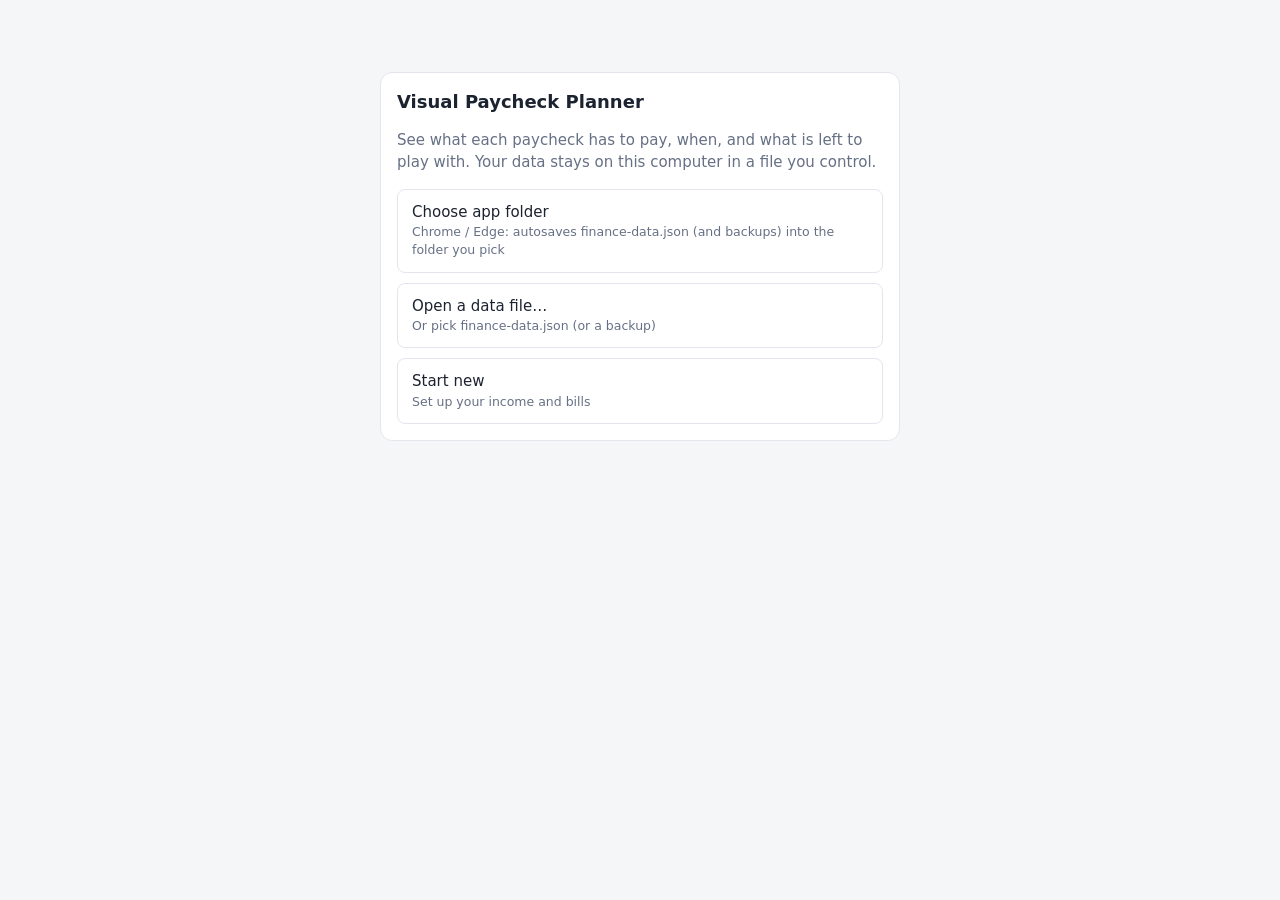
<file: index.html>
<!doctype html>
<html lang="en">
<head>
<meta charset="utf-8">
<meta name="viewport" content="width=device-width,initial-scale=1">
<meta http-equiv="Content-Security-Policy" content="default-src 'none'; script-src file: 'self'; style-src file: 'self' 'unsafe-inline'; img-src data:; connect-src 'none'; form-action 'none'; base-uri 'none'">
<title>Visual Paycheck Planner</title>
<link rel="stylesheet" href="style.css">
</head>
<body>
<div id="app"></div>
<dialog id="modal"></dialog>
<script src="app.js"></script>
</body>
</html>
</file>
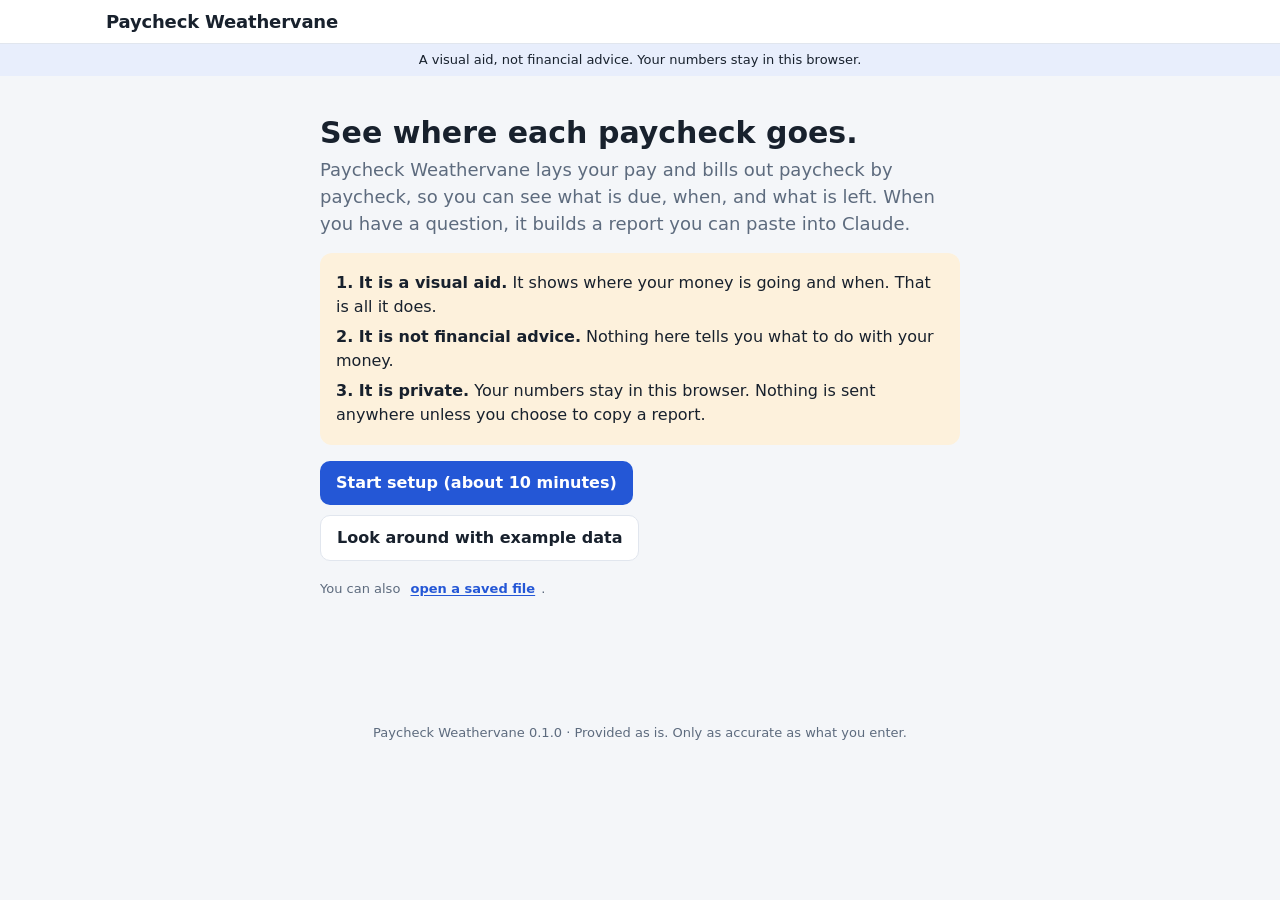
<file: app/index.html>
<!doctype html>
<html lang="en">
<head>
<meta charset="utf-8">
<meta name="viewport" content="width=device-width,initial-scale=1">
<meta http-equiv="Content-Security-Policy" content="default-src 'none'; script-src 'self' file:; style-src 'self' file: 'unsafe-inline'; img-src 'self' data:; connect-src 'none'; form-action 'none'; base-uri 'none'">
<meta name="referrer" content="no-referrer">
<title>Paycheck Weathervane</title>
<link rel="icon" href="data:image/svg+xml,%3Csvg xmlns='http://www.w3.org/2000/svg' viewBox='0 0 32 32'%3E%3Crect width='32' height='32' rx='7' fill='%232563eb'/%3E%3Cpath d='M16 5v22M7 14h18M20 10l5 4-5 4' stroke='white' stroke-width='2.4' fill='none' stroke-linecap='round' stroke-linejoin='round'/%3E%3C/svg%3E">
<link rel="stylesheet" href="style.css">
</head>
<body>
<div id="app"></div>
<dialog id="modal"></dialog>
<div id="toast" class="toast" hidden></div>
<noscript><p style="padding:24px">This app needs JavaScript. It runs entirely in your browser and sends nothing anywhere.</p></noscript>
<script src="js/core.js"></script>
<script src="js/model.js"></script>
<script src="js/charts.js"></script>
<script src="js/content.js"></script>
<script src="js/report.js"></script>
<script src="js/app.js"></script>
</body>
</html>
</file>
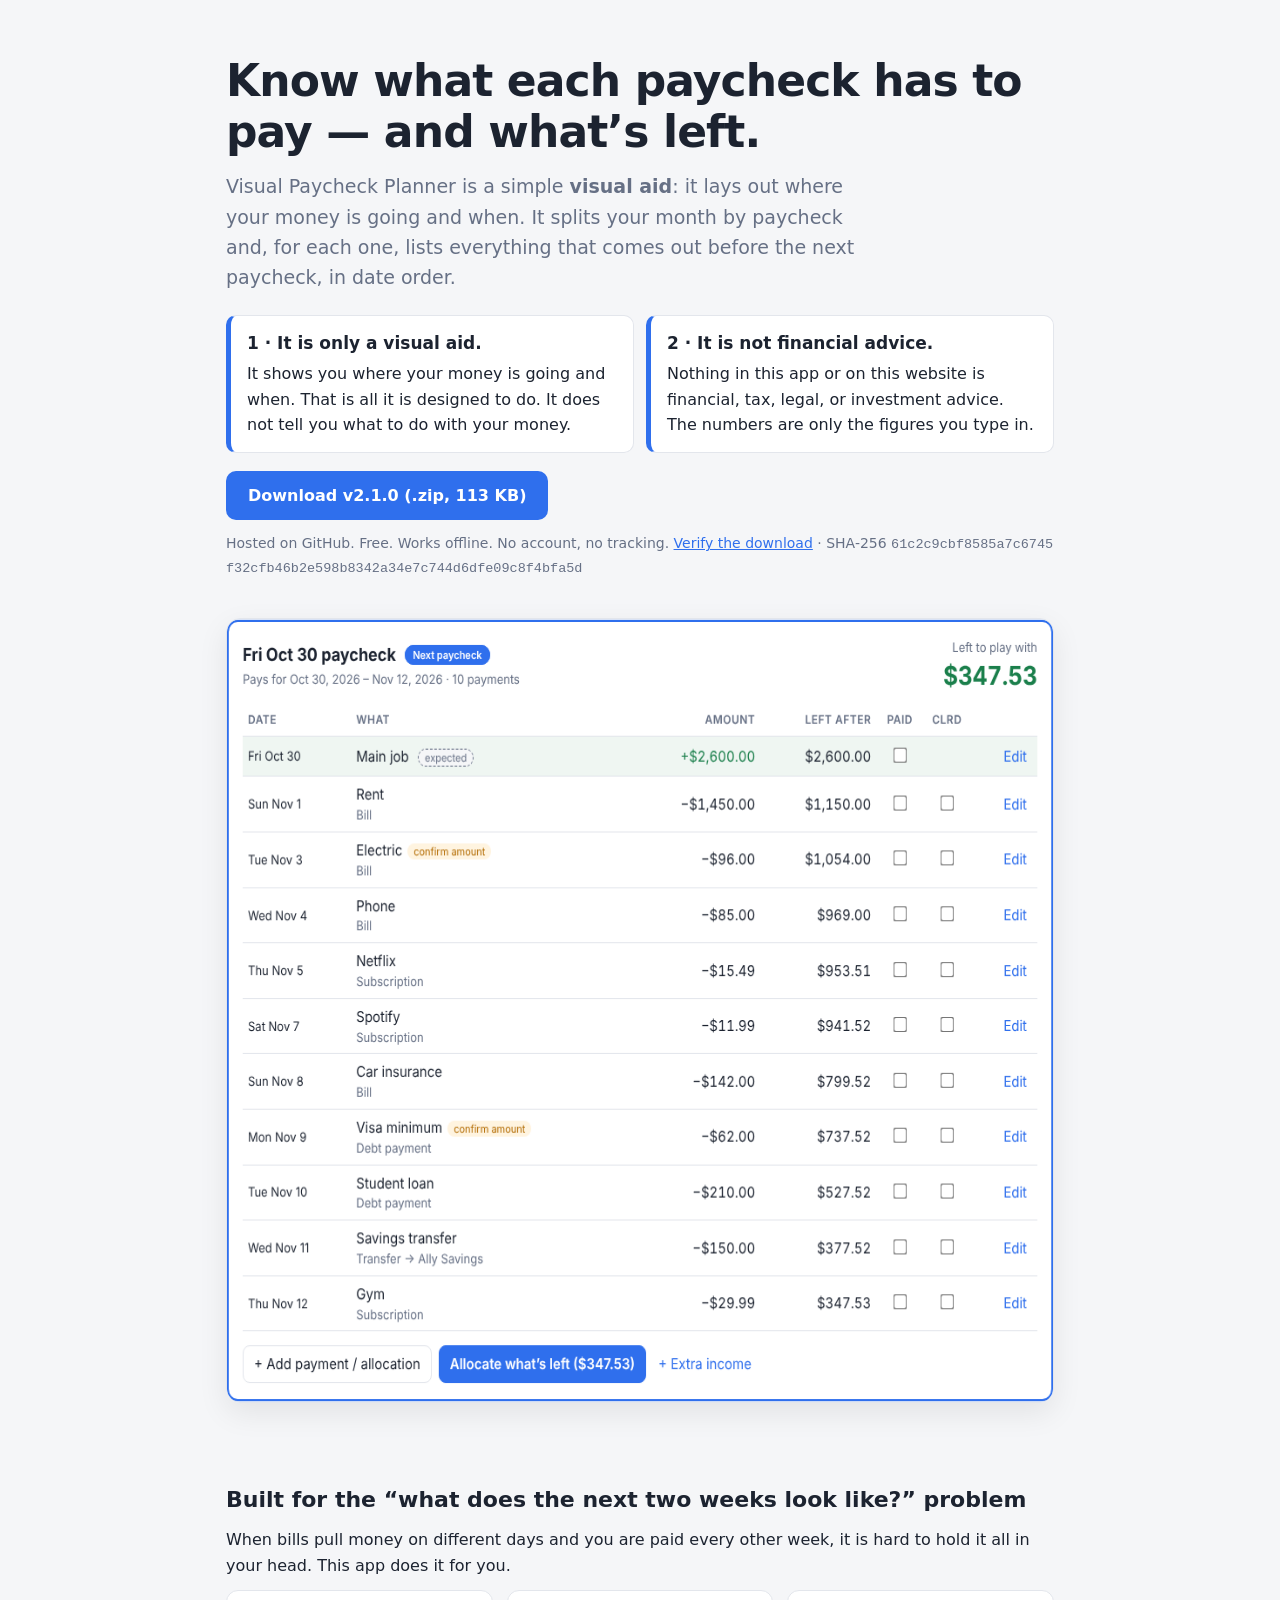
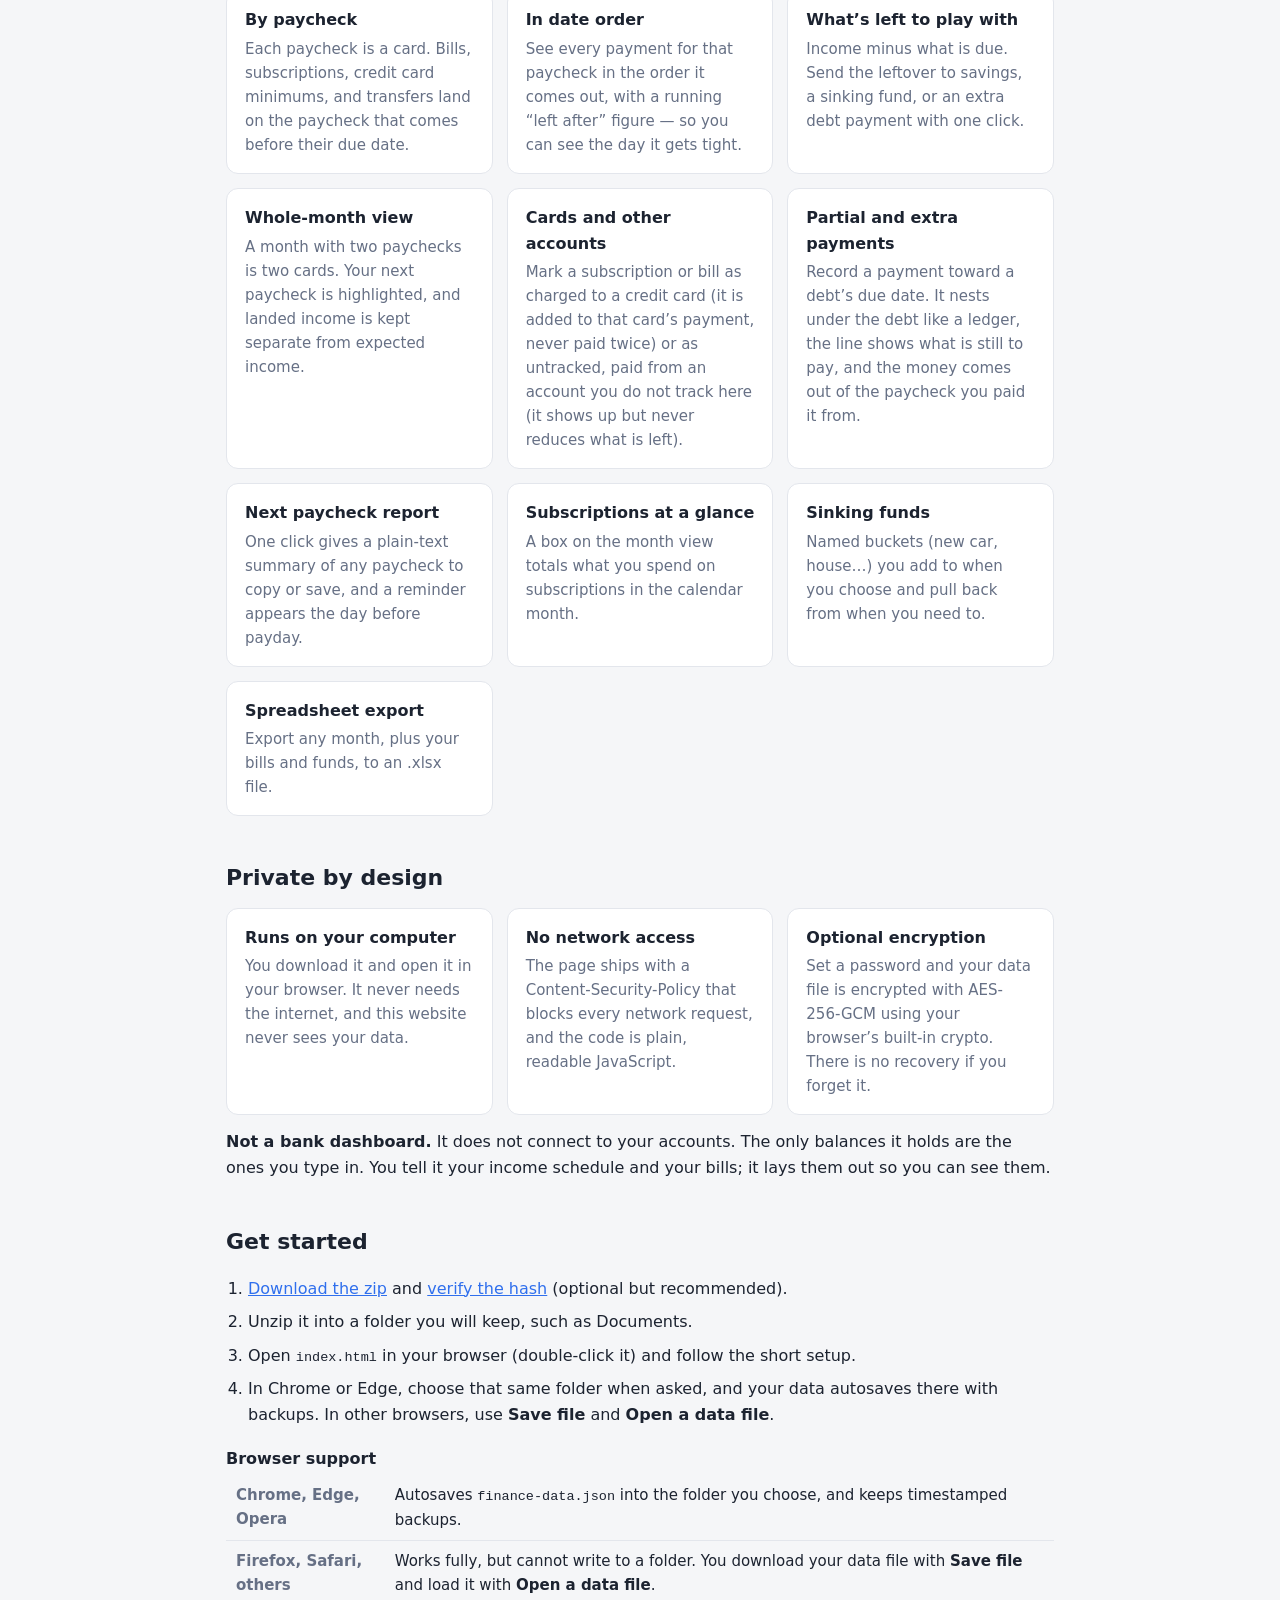
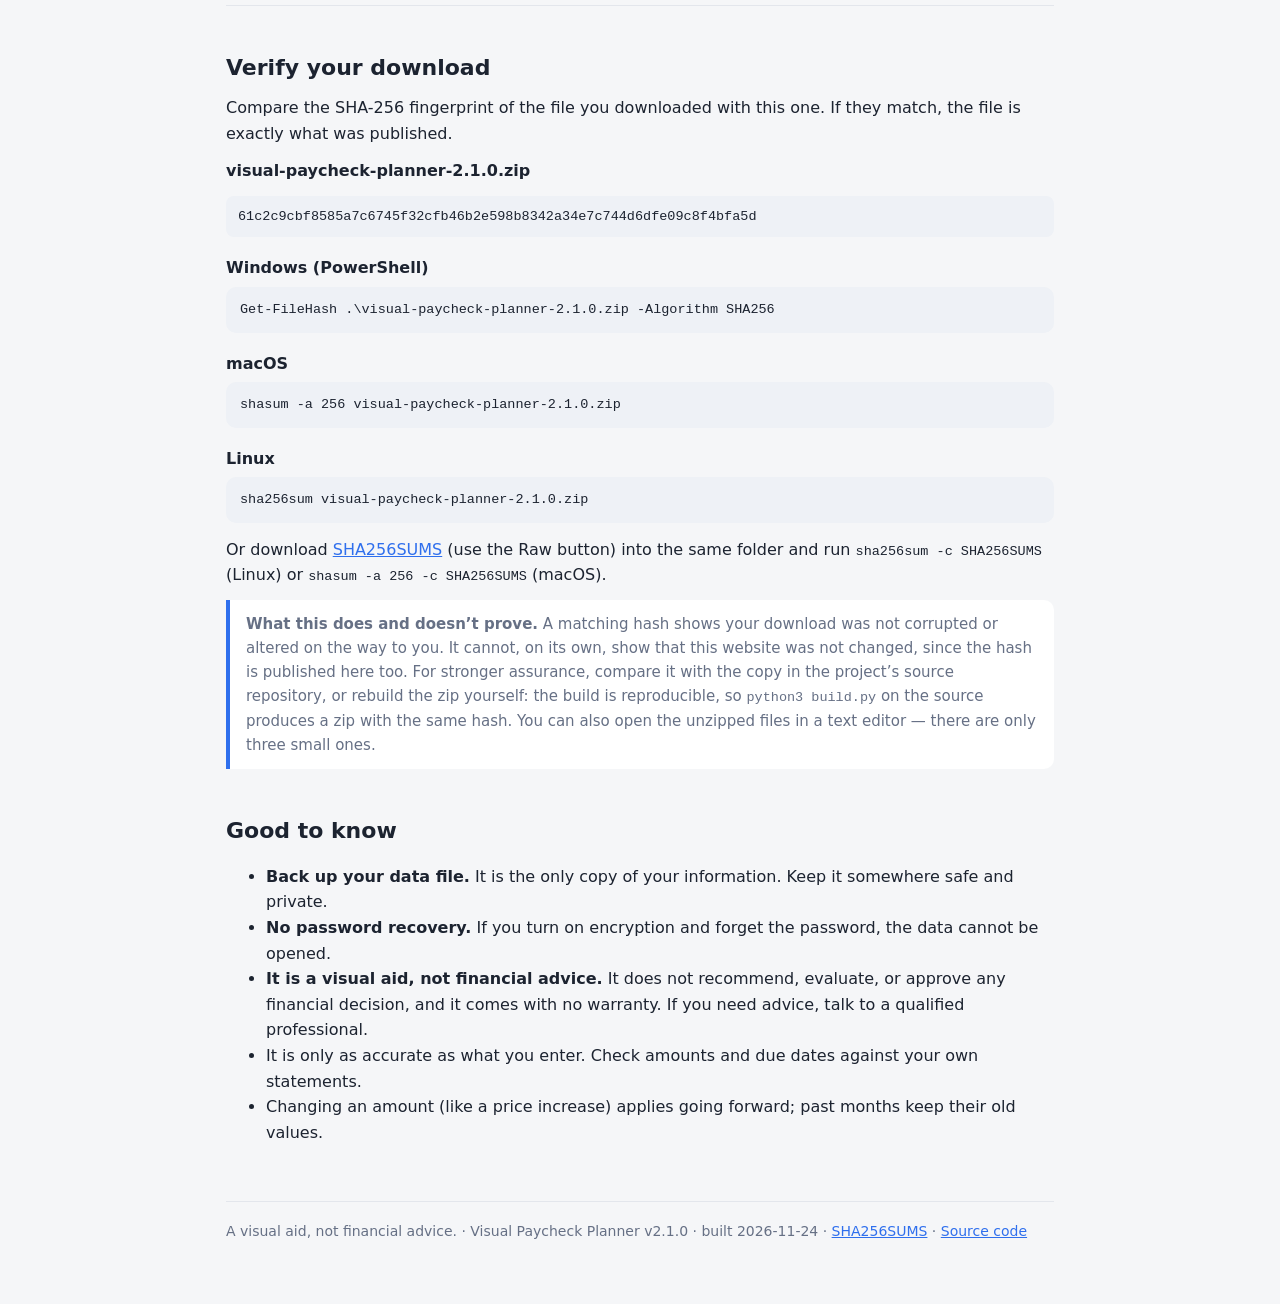
<file: docs/index.html>
<!doctype html>
<html lang="en">
<head>
<meta charset="utf-8">
<meta name="viewport" content="width=device-width,initial-scale=1">
<meta http-equiv="Content-Security-Policy" content="default-src 'none'; style-src 'unsafe-inline'; img-src 'self'; base-uri 'none'; form-action 'none'">
<title>Visual Paycheck Planner — know what each paycheck has to pay</title>
<meta name="description" content="A free, offline visual aid that shows where each paycheck's money is going and when. Not financial advice. Download it and use it privately in your browser.">
<style>
:root { --bg:#f5f6f8; --card:#fff; --ink:#1c2330; --muted:#667085; --line:#e3e6ec; --accent:#2f6fed; --accent-ink:#fff; --good:#1a7f4b; --code:#eef1f6; }
@media (prefers-color-scheme: dark) { :root { --bg:#12151b; --card:#1b2029; --ink:#e8ebf1; --muted:#98a2b3; --line:#2b3240; --accent:#5b8cff; --accent-ink:#0b1020; --good:#4cc38a; --code:#232a36; } }
* { box-sizing: border-box; }
body { margin:0; background:var(--bg); color:var(--ink); font:16px/1.6 system-ui,-apple-system,"Segoe UI",sans-serif; }
.wrap { max-width: 860px; margin: 0 auto; padding: 0 16px 64px; }
header.hero { padding: 56px 0 28px; }
h1 { font-size: clamp(30px, 6vw, 44px); line-height: 1.15; margin: 0 0 14px; letter-spacing: -.02em; }
h2 { font-size: 22px; margin: 44px 0 10px; }
h3 { font-size: 16px; margin: 18px 0 4px; }
p { margin: 0 0 12px; }
.lede { font-size: 19px; color: var(--muted); max-width: 640px; }
.stress { display:grid; grid-template-columns: repeat(auto-fit, minmax(280px, 1fr)); gap: 12px; margin: 22px 0 18px; }
.stress > div { background: var(--card); border: 1px solid var(--line); border-left: 5px solid var(--accent); border-radius: 10px; padding: 14px 16px; font-size: 16px; }
.stress b { display:block; font-size: 17px; margin-bottom: 4px; }
.btn { display:inline-block; background:var(--accent); color:var(--accent-ink); padding: 12px 22px; border-radius: 10px; font-weight: 650; text-decoration: none; }
.btn:focus-visible, a:focus-visible { outline: 3px solid var(--accent); outline-offset: 2px; }
.meta { color: var(--muted); font-size: 14px; margin-top: 10px; }
.meta code { word-break: break-all; }
td, th { overflow-wrap: anywhere; }
.shot { width: 100%; border: 1px solid var(--line); border-radius: 14px; margin-top: 26px; box-shadow: 0 10px 30px rgba(0,0,0,.08); }
.cards { display: grid; grid-template-columns: repeat(auto-fit, minmax(240px, 1fr)); gap: 14px; margin-top: 12px; }
.card { background: var(--card); border: 1px solid var(--line); border-radius: 12px; padding: 16px 18px; }
.card h3 { margin-top: 0; }
.card p { color: var(--muted); font-size: 15px; margin: 0; }
ol.steps { padding-left: 22px; } ol.steps li { margin-bottom: 8px; }
code, pre { font-family: ui-monospace, SFMono-Regular, Menlo, Consolas, monospace; font-size: 13.5px; }
pre { background: var(--code); padding: 12px 14px; border-radius: 10px; overflow-x: auto; margin: 6px 0 14px; }
code.hash { display:block; background: var(--code); padding: 10px 12px; border-radius: 8px; word-break: break-all; user-select: all; }
.note { border-left: 4px solid var(--accent); background: var(--card); padding: 12px 16px; border-radius: 0 10px 10px 0; font-size: 15px; color: var(--muted); }
table { border-collapse: collapse; width: 100%; font-size: 15px; } td, th { text-align:left; padding: 8px 10px; border-bottom: 1px solid var(--line); vertical-align: top; } th { color: var(--muted); font-weight: 600; }
a { color: var(--accent); }
footer { margin-top: 56px; color: var(--muted); font-size: 14px; border-top: 1px solid var(--line); padding-top: 18px; }
</style>
</head>
<body>
<div class="wrap">

<header class="hero">
  <h1>Know what each paycheck has to pay — and what’s left.</h1>
  <p class="lede">Visual Paycheck Planner is a simple <b>visual aid</b>: it lays out where your money is going and when. It splits your month by paycheck and, for each one, lists everything that comes out before the next paycheck, in date order.</p>
  <div class="stress" role="note" aria-label="Important">
    <div><b>1 &middot; It is only a visual aid.</b> It shows you where your money is going and when. That is all it is designed to do. It does not tell you what to do with your money.</div>
    <div><b>2 &middot; It is not financial advice.</b> Nothing in this app or on this website is financial, tax, legal, or investment advice. The numbers are only the figures you type in.</div>
  </div>
  <p><a class="btn" href="https://github.com/phluschott/financial-htmlapp/raw/main/docs/downloads/visual-paycheck-planner-2.1.0.zip" rel="noopener">Download v2.1.0 (.zip, 113 KB)</a></p>
  <p class="meta">Hosted on GitHub. Free. Works offline. No account, no tracking. <a href="#verify">Verify the download</a> · SHA-256 <code>61c2c9cbf8585a7c6745f32cfb46b2e598b8342a34e7c744d6dfe09c8f4bfa5d</code></p>
  <img class="shot" src="assets/screenshot.png" alt="A paycheck card listing the income and ten payments in date order, with a running balance after each and $347.53 left to play with" width="948" height="785">
</header>

<h2>Built for the “what does the next two weeks look like?” problem</h2>
<p>When bills pull money on different days and you are paid every other week, it is hard to hold it all in your head. This app does it for you.</p>
<div class="cards">
  <div class="card"><h3>By paycheck</h3><p>Each paycheck is a card. Bills, subscriptions, credit card minimums, and transfers land on the paycheck that comes before their due date.</p></div>
  <div class="card"><h3>In date order</h3><p>See every payment for that paycheck in the order it comes out, with a running “left after” figure — so you can see the day it gets tight.</p></div>
  <div class="card"><h3>What’s left to play with</h3><p>Income minus what is due. Send the leftover to savings, a sinking fund, or an extra debt payment with one click.</p></div>
  <div class="card"><h3>Whole-month view</h3><p>A month with two paychecks is two cards. Your next paycheck is highlighted, and landed income is kept separate from expected income.</p></div>
  <div class="card"><h3>Cards and other accounts</h3><p>Mark a subscription or bill as charged to a credit card (it is added to that card’s payment, never paid twice) or as untracked, paid from an account you do not track here (it shows up but never reduces what is left).</p></div>
  <div class="card"><h3>Partial and extra payments</h3><p>Record a payment toward a debt’s due date. It nests under the debt like a ledger, the line shows what is still to pay, and the money comes out of the paycheck you paid it from.</p></div>
  <div class="card"><h3>Next paycheck report</h3><p>One click gives a plain-text summary of any paycheck to copy or save, and a reminder appears the day before payday.</p></div>
  <div class="card"><h3>Subscriptions at a glance</h3><p>A box on the month view totals what you spend on subscriptions in the calendar month.</p></div>
  <div class="card"><h3>Sinking funds</h3><p>Named buckets (new car, house…) you add to when you choose and pull back from when you need to.</p></div>
  <div class="card"><h3>Spreadsheet export</h3><p>Export any month, plus your bills and funds, to an .xlsx file.</p></div>
</div>

<h2>Private by design</h2>
<div class="cards">
  <div class="card"><h3>Runs on your computer</h3><p>You download it and open it in your browser. It never needs the internet, and this website never sees your data.</p></div>
  <div class="card"><h3>No network access</h3><p>The page ships with a Content-Security-Policy that blocks every network request, and the code is plain, readable JavaScript.</p></div>
  <div class="card"><h3>Optional encryption</h3><p>Set a password and your data file is encrypted with AES-256-GCM using your browser’s built-in crypto. There is no recovery if you forget it.</p></div>
</div>
<p style="margin-top:14px"><b>Not a bank dashboard.</b> It does not connect to your accounts. The only balances it holds are the ones you type in. You tell it your income schedule and your bills; it lays them out so you can see them.</p>

<h2>Get started</h2>
<ol class="steps">
  <li><a href="https://github.com/phluschott/financial-htmlapp/raw/main/docs/downloads/visual-paycheck-planner-2.1.0.zip" rel="noopener">Download the zip</a> and <a href="#verify">verify the hash</a> (optional but recommended).</li>
  <li>Unzip it into a folder you will keep, such as Documents.</li>
  <li>Open <code>index.html</code> in your browser (double-click it) and follow the short setup.</li>
  <li>In Chrome or Edge, choose that same folder when asked, and your data autosaves there with backups. In other browsers, use <b>Save file</b> and <b>Open a data file</b>.</li>
</ol>

<h3>Browser support</h3>
<table>
  <tr><th>Chrome, Edge, Opera</th><td>Autosaves <code>finance-data.json</code> into the folder you choose, and keeps timestamped backups.</td></tr>
  <tr><th>Firefox, Safari, others</th><td>Works fully, but cannot write to a folder. You download your data file with <b>Save file</b> and load it with <b>Open a data file</b>.</td></tr>
</table>

<h2 id="verify">Verify your download</h2>
<p>Compare the SHA-256 fingerprint of the file you downloaded with this one. If they match, the file is exactly what was published.</p>
<p><b>visual-paycheck-planner-2.1.0.zip</b></p>
<code class="hash">61c2c9cbf8585a7c6745f32cfb46b2e598b8342a34e7c744d6dfe09c8f4bfa5d</code>
<h3>Windows (PowerShell)</h3>
<pre>Get-FileHash .\visual-paycheck-planner-2.1.0.zip -Algorithm SHA256</pre>
<h3>macOS</h3>
<pre>shasum -a 256 visual-paycheck-planner-2.1.0.zip</pre>
<h3>Linux</h3>
<pre>sha256sum visual-paycheck-planner-2.1.0.zip</pre>
<p>Or download <a href="https://github.com/phluschott/financial-htmlapp/blob/main/docs/downloads/SHA256SUMS" rel="noopener">SHA256SUMS</a> (use the Raw button) into the same folder and run <code>sha256sum -c SHA256SUMS</code> (Linux) or <code>shasum -a 256 -c SHA256SUMS</code> (macOS).</p>
<p class="note"><b>What this does and doesn’t prove.</b> A matching hash shows your download was not corrupted or altered on the way to you. It cannot, on its own, show that this website was not changed, since the hash is published here too. For stronger assurance, compare it with the copy in the project’s source repository, or rebuild the zip yourself: the build is reproducible, so <code>python3 build.py</code> on the source produces a zip with the same hash. You can also open the unzipped files in a text editor — there are only three small ones.</p>

<h2>Good to know</h2>
<ul>
  <li><b>Back up your data file.</b> It is the only copy of your information. Keep it somewhere safe and private.</li>
  <li><b>No password recovery.</b> If you turn on encryption and forget the password, the data cannot be opened.</li>
  <li><b>It is a visual aid, not financial advice.</b> It does not recommend, evaluate, or approve any financial decision, and it comes with no warranty. If you need advice, talk to a qualified professional.</li>
  <li>It is only as accurate as what you enter. Check amounts and due dates against your own statements.</li>
  <li>Changing an amount (like a price increase) applies going forward; past months keep their old values.</li>
</ul>

<footer>
  A visual aid, not financial advice. · Visual Paycheck Planner v2.1.0 · built 2026-11-24 · <a href="https://github.com/phluschott/financial-htmlapp/blob/main/docs/downloads/SHA256SUMS" rel="noopener">SHA256SUMS</a> · <a href="https://github.com/phluschott/financial-htmlapp" rel="noopener">Source code</a>
</footer>
</div>
</body>
</html>
</file>
<file: style.css>
:root {
  --bg: #f5f6f8; --card: #fff; --ink: #1c2330; --muted: #667085; --line: #e3e6ec;
  --accent: #2f6fed; --accent-ink: #fff; --good: #1a7f4b; --bad: #c0392b; --warn: #b36b00; --warn-bg: #fff4e0;
}
@media (prefers-color-scheme: dark) {
  :root {
    --bg: #12151b; --card: #1b2029; --ink: #e8ebf1; --muted: #98a2b3; --line: #2b3240;
    --accent: #5b8cff; --accent-ink: #0b1020; --good: #4cc38a; --bad: #ff7b6b; --warn: #f0b24a; --warn-bg: #2d2412;
  }
}
* { box-sizing: border-box; }
body { margin: 0; background: var(--bg); color: var(--ink); font: 15px/1.45 system-ui, -apple-system, "Segoe UI", sans-serif; }
#app { max-width: 980px; margin: 0 auto; padding: 0 16px 48px; }
h1, h2, h3 { margin: 0; }
h2 { font-size: 18px; }
h3 { font-size: 15px; }
.topbar { display: flex; flex-wrap: wrap; align-items: center; gap: 8px; padding: 14px 0; }
.topbar .brand { font-weight: 700; font-size: 17px; margin-right: 8px; }
.nav { display: flex; flex-wrap: wrap; gap: 4px; flex: 1; }
.nav button { background: none; border: 0; color: var(--muted); padding: 7px 12px; border-radius: 8px; cursor: pointer; font: inherit; }
.nav button.on { background: var(--card); color: var(--ink); box-shadow: 0 0 0 1px var(--line); font-weight: 600; }
.pill { font-size: 12px; padding: 3px 9px; border-radius: 99px; background: var(--card); box-shadow: 0 0 0 1px var(--line); color: var(--muted); }
.pill.warn { background: var(--warn-bg); color: var(--warn); }
.pill.ok { color: var(--good); }
.card { background: var(--card); border: 1px solid var(--line); border-radius: 12px; padding: 16px; margin-top: 14px; }
.card > .head { display: flex; align-items: center; justify-content: space-between; gap: 8px; margin-bottom: 10px; flex-wrap: wrap; }
.hero { text-align: center; padding: 22px 16px; }
.hero .label { color: var(--muted); font-size: 13px; text-transform: uppercase; letter-spacing: .06em; }
.hero .big { font-size: 44px; font-weight: 700; margin: 2px 0; }
.hero .sub { color: var(--muted); font-size: 13px; }
.big.neg, .neg { color: var(--bad); }
.pos { color: var(--good); }
.stats { display: grid; grid-template-columns: repeat(auto-fit, minmax(130px, 1fr)); gap: 10px; margin-top: 14px; }
.stat { background: var(--bg); border-radius: 10px; padding: 10px 12px; }
.stat .k { font-size: 12px; color: var(--muted); }
.stat .v { font-size: 17px; font-weight: 600; }
table { width: 100%; border-collapse: collapse; }
th, td { text-align: left; padding: 7px 6px; border-bottom: 1px solid var(--line); vertical-align: middle; }
th { font-size: 12px; color: var(--muted); font-weight: 600; text-transform: uppercase; letter-spacing: .04em; }
td.num, th.num { text-align: right; font-variant-numeric: tabular-nums; white-space: nowrap; }
td.chk, th.chk { width: 54px; text-align: center; }
tr.group td { background: var(--bg); font-weight: 600; font-size: 13px; color: var(--muted); }
tr.done td.name { color: var(--muted); text-decoration: line-through; }
.tbl-wrap { overflow-x: auto; }
button, .btn { font: inherit; cursor: pointer; border-radius: 8px; border: 1px solid var(--line); background: var(--card); color: var(--ink); padding: 7px 12px; }
button.primary { background: var(--accent); color: var(--accent-ink); border-color: var(--accent); font-weight: 600; }
button.danger { color: var(--bad); }
button.link { border: 0; background: none; color: var(--accent); padding: 2px 6px; }
button.link.danger { color: var(--bad); }
button:disabled { opacity: .5; cursor: not-allowed; }
input, select, textarea { font: inherit; color: var(--ink); background: var(--card); border: 1px solid var(--line); border-radius: 8px; padding: 7px 9px; width: 100%; }
input[type=checkbox] { width: auto; transform: scale(1.2); }
label.field { display: block; margin-bottom: 10px; font-size: 13px; color: var(--muted); }
label.field > span { display: block; margin-bottom: 3px; }
label.check { display: flex; align-items: center; gap: 8px; margin-bottom: 10px; color: var(--ink); font-size: 14px; }
.row { display: grid; grid-template-columns: repeat(auto-fit, minmax(150px, 1fr)); gap: 10px; }
.inline-form { display: grid; grid-template-columns: 140px 120px 1fr 1.4fr auto; gap: 8px; margin-top: 10px; }
@media (max-width: 720px) { .inline-form { grid-template-columns: 1fr 1fr; } }
.muted { color: var(--muted); }
.small { font-size: 13px; }
.chip { font-size: 11px; padding: 1px 7px; border-radius: 99px; background: var(--warn-bg); color: var(--warn); margin-left: 6px; }
.chip.proj { background: var(--bg); color: var(--muted); border: 1px dashed var(--muted); }
.banner { background: var(--warn-bg); color: var(--warn); border-radius: 10px; padding: 10px 14px; margin-top: 14px; display: flex; justify-content: space-between; align-items: center; gap: 10px; flex-wrap: wrap; }
.banner.err { background: #fde8e6; color: var(--bad); }
.preview { border-style: dashed; }
.kv { display: flex; justify-content: space-between; padding: 4px 0; }
.kv.total { border-top: 1px solid var(--line); margin-top: 4px; padding-top: 8px; font-weight: 700; }
.start { max-width: 520px; margin: 8vh auto 0; }
.start .opt { display: block; width: 100%; text-align: left; margin-top: 10px; padding: 12px 14px; }
.start .opt small { display: block; color: var(--muted); }
dialog { border: 1px solid var(--line); border-radius: 14px; background: var(--card); color: var(--ink); width: min(560px, calc(100vw - 24px)); padding: 18px; max-height: 92vh; overflow: auto; }
dialog::backdrop { background: rgba(0, 0, 0, .45); }
dialog h2 { margin-bottom: 12px; }
.actions { display: flex; justify-content: flex-end; gap: 8px; margin-top: 14px; }
.error { color: var(--bad); font-size: 13px; min-height: 18px; }
.sugg td { padding: 5px 4px; }
.sugg input[type=text] { padding: 5px 7px; }
.funds { display: grid; grid-template-columns: repeat(auto-fit, minmax(280px, 1fr)); gap: 14px; }
details summary { cursor: pointer; color: var(--muted); font-size: 13px; margin-top: 8px; }
@media print { .nav, .topbar button, .actions { display: none; } }
[hidden] { display: none !important; }
.inline-form { grid-template-columns: repeat(auto-fit, minmax(120px, 1fr)); }
.steps { display: flex; gap: 6px; flex-wrap: wrap; margin: 6px 0 4px; }
.steps span { font-size: 12px; padding: 3px 10px; border-radius: 99px; background: var(--card); box-shadow: 0 0 0 1px var(--line); color: var(--muted); }
.steps span.on { background: var(--accent); color: var(--accent-ink); box-shadow: none; }
.steps span.done { color: var(--good); }
.accts { display: grid; grid-template-columns: repeat(auto-fit, minmax(200px, 1fr)); gap: 10px; margin-top: 14px; }
.acct { background: var(--card); border: 1px solid var(--line); border-radius: 12px; padding: 10px 14px; }
.acct .nm { font-weight: 600; }
.help { color: var(--muted); font-size: 13px; margin: 0 0 10px; }
.monthnav { display: flex; align-items: center; gap: 10px; margin-top: 8px; flex-wrap: wrap; }
.monthnav h2 { min-width: 170px; text-align: center; }
.badge { font-size: 11px; font-weight: 600; padding: 2px 8px; border-radius: 99px; background: var(--bg); color: var(--muted); border: 1px solid var(--line); vertical-align: middle; margin-left: 6px; }
.badge.next { background: var(--accent); color: var(--accent-ink); border-color: var(--accent); }
.card.check.next { border: 2px solid var(--accent); box-shadow: 0 0 0 4px color-mix(in srgb, var(--accent) 14%, transparent); }
.leftbox { text-align: right; }
.big2 { font-size: 26px; font-weight: 700; font-variant-numeric: tabular-nums; }
.cats { display: flex; flex-wrap: wrap; gap: 8px; margin-top: 12px; }
.catchip { font-size: 13px; padding: 3px 10px; border-radius: 99px; background: var(--bg); }
tr.inc td { background: color-mix(in srgb, var(--good) 7%, transparent); }
tr.skipped td { opacity: .5; }
.chip.ok { background: color-mix(in srgb, var(--good) 15%, transparent); color: var(--good); }
table.tl td.name { min-width: 130px; }
@media (max-width: 640px) { .big2 { font-size: 22px; } table.tl th:nth-child(4), table.tl td:nth-child(4) { display: none; } }
tr.untracked td { opacity: .6; }
tr.untracked td.name { font-style: italic; }
tr.sub td { background: color-mix(in srgb, var(--muted) 6%, transparent); font-size: 13px; padding-top: 4px; padding-bottom: 4px; }
tr.sub td.name { padding-left: 24px; color: var(--muted); }
tr.sub.info td { opacity: .85; }
</file>
<file: app/style.css>
:root{
  --bg:#f4f6f9; --card:#ffffff; --ink:#18212d; --muted:#5d6b7e; --line:#e1e6ee;
  --accent:#2457d6; --accent-ink:#ffffff; --soft:#e8eefc;
  --good:#12703a; --good-bg:#e6f5ec; --warn:#9a5b00; --warn-bg:#fdf1dc; --bad:#b3261e; --bad-bg:#fdeceb;
  --c-home:#3a6fc4; --c-auto:#e0803c; --c-food:#3f9d6b; --c-kids:#c4569a; --c-health:#d1495b;
  --c-debt:#7a5cc7; --c-fun:#d4a017; --c-save:#1f9aa8; --c-other:#7d8795; --c-left:#b9dfc6;
  --in:#3a6fc4; --out:#e0803c; --over:#b3261e;
}
@media (prefers-color-scheme: dark){
  :root{
    --bg:#10151c; --card:#18202b; --ink:#e8edf4; --muted:#9aa8bb; --line:#2a3544;
    --accent:#6b9bff; --accent-ink:#0b1220; --soft:#1d2a44;
    --good:#4ade80; --good-bg:#12301f; --warn:#fbbf24; --warn-bg:#3a2a0c; --bad:#f87171; --bad-bg:#3b1517;
    --c-home:#6b9bff; --c-auto:#f0975a; --c-food:#5fc58b; --c-kids:#e07bb8; --c-health:#f0707f;
    --c-debt:#a28af0; --c-fun:#ecbf3f; --c-save:#46bccb; --c-other:#9aa5b5; --c-left:#3d6b50;
    --in:#6b9bff; --out:#f0975a; --over:#f87171;
  }
}
*{box-sizing:border-box}
html{-webkit-text-size-adjust:100%}
body{margin:0;background:var(--bg);color:var(--ink);font:16px/1.5 system-ui,-apple-system,"Segoe UI",Roboto,sans-serif}
.wrap{max-width:1100px;margin:0 auto;padding:0 16px}
header{background:var(--card);border-bottom:1px solid var(--line);position:sticky;top:0;z-index:10}
header .wrap{display:flex;align-items:center;gap:8px 16px;flex-wrap:wrap;padding-top:8px;padding-bottom:8px}
.brand{font-weight:800;font-size:18px;margin:0;letter-spacing:-.01em}
nav{display:flex;gap:2px;overflow-x:auto;flex:1;min-width:0}
nav a{color:var(--muted);text-decoration:none;font-weight:650;padding:8px 12px;border-radius:8px;white-space:nowrap}
nav a.on{background:var(--soft);color:var(--ink)}
.notice{background:var(--soft);color:var(--ink);font-size:13px;text-align:center;padding:6px 16px}
main{padding:16px 0 72px}
h1{font-size:24px;line-height:1.2;margin:8px 0 4px}
h2{font-size:18px;margin:28px 0 10px}
h3{font-size:16px;margin:0}
p{margin:6px 0}
.muted{color:var(--muted)} .small{font-size:13px} .bad{color:var(--bad)} .good{color:var(--good)}
.card{background:var(--card);border:1px solid var(--line);border-radius:14px;padding:16px}
.grid{display:grid;gap:12px}
.tiles{grid-template-columns:repeat(auto-fit,minmax(150px,1fr))}
.two{grid-template-columns:repeat(auto-fit,minmax(min(100%,420px),1fr))}
.tile .k{color:var(--muted);font-size:12px;text-transform:uppercase;letter-spacing:.05em;font-weight:650}
.tile .v{font-size:26px;font-weight:750;margin-top:2px;letter-spacing:-.01em}
.tile .s{color:var(--muted);font-size:13px;margin-top:2px}
.row{display:flex;gap:10px;flex-wrap:wrap;align-items:center}
.row.sp{justify-content:space-between}
.chip{display:inline-block;padding:2px 9px;border-radius:999px;font-size:12px;font-weight:650;background:var(--line);color:var(--muted);white-space:nowrap}
.chip.good{background:var(--good-bg);color:var(--good)} .chip.warn{background:var(--warn-bg);color:var(--warn)} .chip.bad{background:var(--bad-bg);color:var(--bad)} .chip.acc{background:var(--soft);color:var(--accent)}
button,input,select,textarea{font:inherit;color:inherit}
.btn{background:var(--accent);color:var(--accent-ink);border:0;border-radius:10px;padding:10px 16px;font-weight:700;cursor:pointer;min-height:42px}
.btn:disabled{opacity:.45;cursor:not-allowed}
.btn.sec{background:var(--card);color:var(--ink);border:1px solid var(--line)}
.btn.danger{background:var(--bad);color:#fff}
.btn.sm{padding:6px 12px;min-height:34px;font-size:14px}
.link{background:none;border:0;color:var(--accent);cursor:pointer;padding:4px 6px;font-weight:650;text-decoration:underline;text-underline-offset:2px}
.link.d{color:var(--bad)}
input[type=text],input[type=number],input[type=date],select,textarea{background:var(--bg);border:1px solid var(--line);border-radius:10px;padding:9px 11px;width:100%;min-height:42px}
textarea{min-height:120px;font:14px/1.45 ui-monospace,SFMono-Regular,Menlo,Consolas,monospace}
input:focus,select:focus,textarea:focus,button:focus-visible,a:focus-visible,summary:focus-visible{outline:2px solid var(--accent);outline-offset:2px}
.f{margin:12px 0}
.f label{display:block;font-size:13px;color:var(--muted);margin-bottom:4px;font-weight:650}
.f.cb label{display:flex;gap:8px;align-items:center;color:var(--ink);font-size:15px}
.f.cb input{width:auto;min-height:0}
.money-in{display:flex;align-items:center;gap:6px}.money-in span{color:var(--muted)}
details.why{margin-top:4px;font-size:13px;color:var(--muted)}
details.why summary{cursor:pointer;color:var(--accent);font-weight:650;list-style:none}
details.why summary::before{content:"? ";font-weight:800}
details.why p{margin:4px 0 0}
.err{color:var(--bad);font-size:14px;margin-top:8px}
dialog{border:1px solid var(--line);border-radius:16px;background:var(--card);color:var(--ink);padding:20px;width:min(480px,94vw);max-height:92vh;overflow:auto}
dialog::backdrop{background:rgba(0,0,0,.5)}
.toast{position:fixed;left:50%;bottom:18px;transform:translateX(-50%);background:var(--ink);color:var(--bg);padding:10px 16px;border-radius:12px;z-index:30;max-width:92vw;font-weight:600}
.banner{border-radius:12px;padding:10px 14px;margin:10px 0;font-size:14px;display:flex;gap:10px;align-items:flex-start;justify-content:space-between;background:var(--soft)}
.banner.warn{background:var(--warn-bg);color:var(--warn)}
.banner b{font-weight:700}
.delta.up{color:var(--good);font-weight:700}.delta.down{color:var(--bad);font-weight:700}
.coach{background:var(--soft);border-radius:10px;padding:8px 12px;font-size:14px;margin:8px 0}
.coach.off{display:none}
.hero{display:flex;gap:16px;flex-wrap:wrap;align-items:center;justify-content:space-between}
.hero .big{font-size:30px;font-weight:800;letter-spacing:-.02em}
.list{display:grid;gap:8px}
.item{display:flex;gap:10px;align-items:center;justify-content:space-between;flex-wrap:wrap;border:1px solid var(--line);border-radius:12px;padding:10px 12px;background:var(--card)}
.item .nm{font-weight:650}
.item.off{opacity:.55}
table{width:100%;border-collapse:collapse;font-size:15px}
th,td{padding:8px 8px;border-bottom:1px solid var(--line);text-align:left;vertical-align:middle}
th{color:var(--muted);font-size:12px;text-transform:uppercase;letter-spacing:.04em;font-weight:650}
td.n,th.n{text-align:right;white-space:nowrap}
tr.paid td{color:var(--muted)} tr.paid .nm{text-decoration:line-through}
tr.skip td{color:var(--muted);font-style:italic}
tr.hl td{background:var(--soft)}
.tablewrap{overflow-x:auto}
.after{color:var(--muted);font-size:13px}
.after.neg{color:var(--bad);font-weight:700}
input[type=checkbox]{width:20px;height:20px;accent-color:var(--accent)}
/* charts */
svg.donut{width:100%;max-width:230px;height:auto;display:block;margin:0 auto}
svg.donut path{stroke:var(--card);stroke-width:1.5;cursor:pointer}
svg.donut path.hl{stroke:var(--ink);stroke-width:3}
svg.donut .empty-ring{fill:none;stroke:var(--line);stroke-width:22}
.dc-k{fill:var(--muted);font-weight:650}.dc-v{fill:var(--ink);font-weight:800}.dc-v.bad{fill:var(--bad)}
.s-home{fill:var(--c-home)}.s-auto{fill:var(--c-auto)}.s-food{fill:var(--c-food)}.s-kids{fill:var(--c-kids)}.s-health{fill:var(--c-health)}.s-debt{fill:var(--c-debt)}.s-fun{fill:var(--c-fun)}.s-save{fill:var(--c-save)}.s-other{fill:var(--c-other)}.s-left{fill:var(--c-left)}
i.dot{display:inline-block;width:12px;height:12px;border-radius:3px;margin-right:8px;vertical-align:-1px}
i.dot.s-home{background:var(--c-home)}i.dot.s-auto{background:var(--c-auto)}i.dot.s-food{background:var(--c-food)}i.dot.s-kids{background:var(--c-kids)}i.dot.s-health{background:var(--c-health)}i.dot.s-debt{background:var(--c-debt)}i.dot.s-fun{background:var(--c-fun)}i.dot.s-save{background:var(--c-save)}i.dot.s-other{background:var(--c-other)}i.dot.s-left{background:var(--c-left)}
table.share td{padding:5px 6px;font-size:14px}
.donutbox{display:grid;grid-template-columns:minmax(150px,230px) 1fr;gap:16px;align-items:center}
@media (max-width:560px){.donutbox{grid-template-columns:1fr}}
.ba{display:grid;grid-template-columns:1fr 1fr;gap:12px}.ba h3{text-align:center;font-size:14px;color:var(--muted);margin-bottom:4px}
svg.chart{width:100%;height:auto;display:block}
.chartwrap{overflow-x:auto}
svg.chart text{fill:var(--muted);font-size:11px}
svg.chart .gl{stroke:var(--line);stroke-width:1}
.b-in{fill:var(--in);background:var(--in)}.b-out{fill:var(--out);background:var(--out)}.b-over{fill:var(--over);background:var(--over)}
.legend{display:flex;gap:14px;flex-wrap:wrap;font-size:13px;color:var(--muted);margin-top:6px}
.legend .sw{display:inline-block;width:12px;height:12px;border-radius:3px;margin-right:6px;vertical-align:-1px}
.prog{height:10px;background:var(--line);border-radius:6px;overflow:hidden;margin:6px 0}
.prog i{display:block;height:100%;background:var(--c-save);border-radius:6px}
.prog.debt i{background:var(--c-debt)}
/* misc */
.steps{display:flex;gap:6px;margin:8px 0 16px}.steps i{height:6px;flex:1;border-radius:4px;background:var(--line)}.steps i.on{background:var(--accent)}
.picker{display:grid;gap:10px}.pick{display:block;border:2px solid var(--line);border-radius:12px;padding:12px 14px;cursor:pointer;background:var(--card)}
.pick.on{border-color:var(--accent);background:var(--soft)}.pick input{position:absolute;opacity:0;pointer-events:none}
.pick b{display:block}.pick span{color:var(--muted);font-size:14px}
.facts{margin:8px 0;padding-left:20px}.facts li{margin:4px 0}
.paycard{margin-top:12px}
.paycard .hd{display:flex;justify-content:space-between;gap:8px;flex-wrap:wrap;align-items:center;margin-bottom:6px}
.seg{display:inline-flex;border:1px solid var(--line);border-radius:10px;overflow:hidden}
.seg button{background:var(--card);border:0;padding:8px 14px;cursor:pointer;font-weight:650;color:var(--muted)}
.seg button.on{background:var(--soft);color:var(--ink)}
.lesson{background:var(--card);border:1px solid var(--line);border-radius:12px;margin:8px 0}
.lesson summary{cursor:pointer;padding:14px 16px;font-weight:700;display:flex;gap:10px;justify-content:space-between;align-items:center;list-style:none}
.lesson summary::-webkit-details-marker{display:none}
.lesson .in{padding:0 16px 16px}
.mine{background:var(--soft);border-radius:10px;padding:10px 12px;margin-top:10px}.mine b{display:block;font-size:12px;text-transform:uppercase;letter-spacing:.05em;color:var(--muted)}
.calc{display:grid;grid-template-columns:repeat(auto-fit,minmax(120px,1fr));gap:8px;margin-top:8px}
dl.gl{margin:0}dl.gl dt{font-weight:700;margin-top:10px}dl.gl dd{margin:2px 0 0;color:var(--muted)}
.welcome{max-width:640px;margin:24px auto}
.welcome .big{font-size:30px;font-weight:800;line-height:1.15}
.rules{background:var(--warn-bg);color:var(--ink);border-radius:12px;padding:12px 16px;margin:16px 0}
.rules p{margin:6px 0}
footer{color:var(--muted);font-size:13px;text-align:center;padding:24px 16px}
@media (max-width:560px){
  nav{flex-basis:100%;flex-wrap:wrap;overflow:visible}nav a{padding:7px 10px}
  .chartwrap svg.chart{min-width:560px}
  h1{font-size:21px}.tile .v{font-size:22px}.hero .big{font-size:25px}
  th,td{padding:7px 4px;font-size:14px}.btn{width:auto}
}
@media print{header,.notice,nav,.btn,.link{display:none}}
</file>
